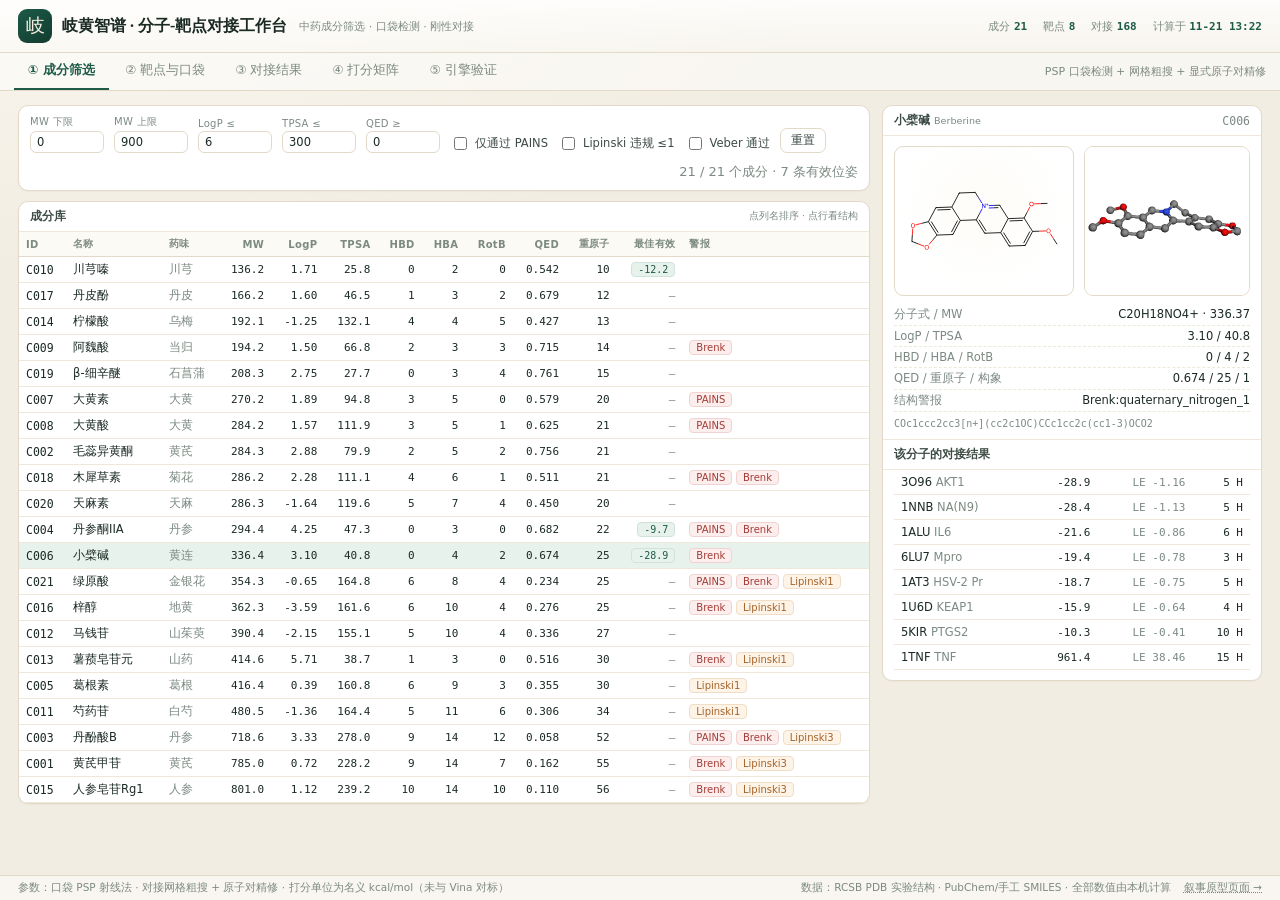
<file: index.html>
<!doctype html>
<html lang="zh-CN">
<head>
<meta charset="utf-8">
<meta name="viewport" content="width=device-width, initial-scale=1">
<title>岐黄智谱 · 分子-靶点对接工作台</title>
<link rel="stylesheet" href="assets/css/lab.css">
</head>
<body>

<header class="topbar">
  <div class="brand">
    <div class="seal">岐</div>
    <h1>岐黄智谱 · 分子-靶点对接工作台</h1>
    <span class="sub">中药成分筛选 · 口袋检测 · 刚性对接</span>
  </div>
  <div class="topmeta">
    <span>成分 <b id="mComp">—</b></span>
    <span>靶点 <b id="mTgt">—</b></span>
    <span>对接 <b id="mRun">—</b></span>
    <span>计算于 <b id="mDate">—</b></span>
  </div>
</header>

<nav>
  <button data-t="screen" class="on">① 成分筛选</button>
  <button data-t="targets">② 靶点与口袋</button>
  <button data-t="dock">③ 对接结果</button>
  <button data-t="matrix">④ 打分矩阵</button>
  <button data-t="valid">⑤ 引擎验证</button>
  <span class="right"><span id="navHint"></span></span>
</nav>

<main>
  <section class="view on" id="v-screen"></section>
  <section class="view" id="v-targets"></section>
  <section class="view" id="v-dock"></section>
  <section class="view" id="v-matrix"></section>
  <section class="view" id="v-valid"></section>
</main>

<footer>
  <span id="footL">参数：口袋 PSP 射线法 · 对接网格粗搜 + 原子对精修 · 打分单位为名义 kcal/mol（未与 Vina 对标）</span>
  <span id="footR">数据：RCSB PDB 实验结构 · PubChem/手工 SMILES · 全部数值由本机计算
    <a href="prototype.html" style="color:inherit;text-decoration:underline dotted;margin-left:10px">叙事原型页面 →</a></span>
</footer>

<script src="assets/vendor/3Dmol-min.js"></script>
<script src="js/lab-data.js"></script>
<script src="js/lab.js"></script>
</body>
</html>
</file>
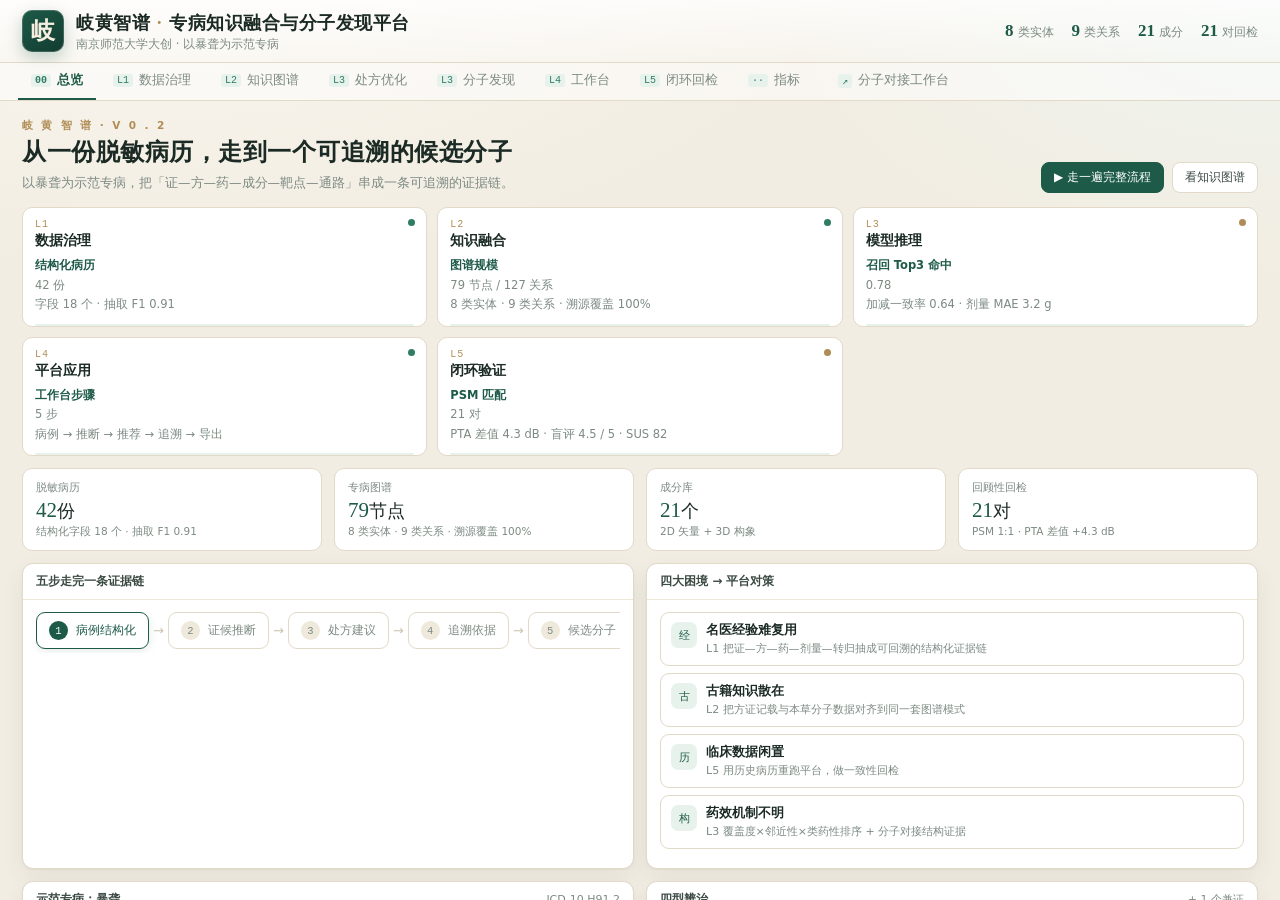
<file: prototype.html>
<!doctype html>
<html lang="zh-CN">
<head>
<meta charset="utf-8">
<meta name="viewport" content="width=device-width, initial-scale=1">
<title>岐黄智谱 · 专病知识融合与分子发现平台（原型）</title>
<link rel="stylesheet" href="assets/css/app.css">
</head>
<body>

<header class="topbar">
  <div class="brand">
    <div class="seal">岐</div>
    <div class="brand-text">
      <h1>岐黄智谱 <span class="sep">·</span> 专病知识融合与分子发现平台</h1>
      <p>南京师范大学大创 · 以暴聋为示范专病</p>
    </div>
  </div>
  <div class="topmeta">
    <div class="metric"><b>8</b><span>类实体</span></div>
    <div class="metric"><b>9</b><span>类关系</span></div>
    <div class="metric"><b>21</b><span>成分</span></div>
    <div class="metric"><b>21</b><span>对回检</span></div>
  </div>
</header>

<nav class="nav">
  <a href="#/overview" data-route="overview"><i>00</i>总览</a>
  <a href="#/emr" data-route="emr"><i>L1</i>数据治理</a>
  <a href="#/graph" data-route="graph"><i>L2</i>知识图谱</a>
  <a href="#/rx" data-route="rx"><i>L3</i>处方优化</a>
  <a href="#/mol" data-route="mol"><i>L3</i>分子发现</a>
  <a href="#/platform" data-route="platform"><i>L4</i>工作台</a>
  <a href="#/recheck" data-route="recheck"><i>L5</i>闭环回检</a>
  <a href="#/metrics" data-route="metrics"><i>··</i>指标</a>
  <a href="index.html" style="margin-left:8px"><i>↗</i>分子对接工作台</a>
  <span class="spacer"></span>
</nav>

<main>
  <div id="app" class="view on"></div>
</main>

<script src="assets/vendor/3Dmol-min.js"></script>
<script src="js/mols.js"></script>
<script src="js/data.js"></script>
<script src="js/ui.js"></script>
<script src="js/views.js"></script>
<script src="js/views2.js"></script>
<script src="js/app.js"></script>
</body>
</html>
</file>
<file: assets/css/lab.css>
/* 岐黄智谱 · 计算工作台样式（功能优先：少字、多表、多图） */
:root{
  --ink:#1b2a24; --ink-2:#3c4b44; --muted:#7c8a82;
  --paper:#f2ede2; --card:#fff;
  --green:#1d5a48; --green-2:#2f7d63; --green-soft:#e8f2ed;
  --gold:#b08d57; --warn:#a4632a; --red:#a63a35; --violet:#6f62a0;
  --line:#e2d9c8; --line-2:#efe8da;
  --serif:"Source Han Serif SC","Noto Serif SC","Songti SC","SimSun",serif;
  --sans:"PingFang SC","Microsoft YaHei","Noto Sans SC",system-ui,"Segoe UI",sans-serif;
  --mono:"JetBrains Mono","Cascadia Code",Consolas,monospace;
}
*{box-sizing:border-box}
html,body{height:100%}
body{margin:0;font-family:var(--sans);color:var(--ink);font-size:13px;
  background:radial-gradient(1200px 600px at 10% -10%,#fbf8f1 0,transparent 60%),var(--paper);
  display:grid;grid-template-rows:auto auto 1fr auto;height:100vh;overflow:hidden}
h1,h2,h3{margin:0;font-family:var(--serif)}
code,.mono{font-family:var(--mono);font-size:11.5px}
::-webkit-scrollbar{width:9px;height:9px}
::-webkit-scrollbar-thumb{background:#d8cfbe;border-radius:8px;border:2px solid transparent;background-clip:content-box}

.topbar{display:flex;align-items:center;gap:14px;padding:9px 18px;border-bottom:1px solid var(--line);
  background:linear-gradient(180deg,rgba(255,255,255,.85),rgba(255,255,255,.4))}
.seal{width:34px;height:34px;border-radius:9px;background:linear-gradient(145deg,var(--green),#123c30);
  color:#f6efe0;font-family:var(--serif);font-size:19px;display:grid;place-items:center;flex:0 0 34px}
.brand{display:flex;align-items:center;gap:10px;min-width:0}
.brand h1{font-size:16px;white-space:nowrap}
.brand .sub{font-size:11px;color:var(--muted);margin-left:2px}
.topmeta{margin-left:auto;display:flex;gap:16px;font-size:11px;color:var(--muted);flex:0 0 auto}
.topmeta b{color:var(--green);font-family:var(--mono)}

nav{display:flex;gap:2px;padding:0 14px;border-bottom:1px solid var(--line);background:rgba(255,255,255,.5)}
nav button{border:0;background:transparent;padding:9px 14px;font:inherit;font-size:12.5px;color:var(--muted);
  border-bottom:2px solid transparent;cursor:pointer}
nav button:hover{color:var(--green)}
nav button.on{color:var(--green);border-bottom-color:var(--green);font-weight:600}
nav .right{margin-left:auto;display:flex;align-items:center;gap:8px;font-size:11px;color:var(--muted)}

main{overflow:auto;padding:14px 18px 24px}
.view{display:none;max-width:1680px;margin:0 auto}
.view.on{display:block}
.row{display:flex;gap:12px;align-items:flex-start}
.card{background:var(--card);border:1px solid var(--line);border-radius:10px;box-shadow:0 1px 2px rgba(27,42,36,.04)}
.card-h{display:flex;align-items:center;justify-content:space-between;padding:7px 11px;border-bottom:1px solid var(--line-2);
  font-size:11.5px;font-weight:600;color:var(--ink-2)}
.card-h small{font-weight:400;color:var(--muted)}
.card-b{padding:10px 11px}

/* 控件 */
.filters{display:flex;flex-wrap:wrap;gap:10px;align-items:flex-end;padding:9px 11px}
.field{display:flex;flex-direction:column;gap:2px}
.field label{font-size:10px;color:var(--muted);letter-spacing:.3px}
.field input[type=number],.field select{border:1px solid var(--line);border-radius:6px;padding:3px 6px;font:inherit;
  font-size:11.5px;width:74px;background:#fff;color:var(--ink)}
.field select{width:auto;min-width:88px}
.check{display:flex;align-items:center;gap:5px;font-size:11.5px;color:var(--ink-2);cursor:pointer}
.chip{border:1px solid var(--line);background:#fff;border-radius:999px;padding:3px 10px;font-size:11.5px;
  cursor:pointer;color:var(--ink-2)}
.chip.on{background:var(--green);border-color:var(--green);color:#fff}
.btn{border:1px solid var(--line);background:#fff;border-radius:7px;padding:4px 10px;font:inherit;font-size:11.5px;
  color:var(--ink-2);cursor:pointer}
.btn:hover{border-color:var(--green-2);color:var(--green)}
.btn.primary{background:var(--green);border-color:var(--green);color:#fff}

/* 表格 */
table{width:100%;border-collapse:collapse;font-size:11.5px}
th{text-align:left;font-size:10px;letter-spacing:.3px;color:var(--muted);font-weight:600;padding:5px 7px;
  border-bottom:1px solid var(--line);background:#fcfaf5;white-space:nowrap;cursor:pointer;user-select:none}
th.nos{cursor:default}
td{padding:5px 7px;border-bottom:1px solid var(--line-2);vertical-align:middle}
tbody tr:hover{background:#fcfbf7}
tbody tr.sel{background:var(--green-soft)}
td.num{text-align:right;font-family:var(--mono);font-size:11px;white-space:nowrap}
th.num{text-align:right}
.tag{display:inline-block;font-size:10px;padding:1px 6px;border-radius:4px;border:1px solid var(--line);
  color:var(--ink-2);background:#fff;white-space:nowrap}
.tag.g{background:var(--green-soft);border-color:#cfe3da;color:var(--green)}
.tag.r{background:#fbeeed;border-color:#f0d3d0;color:var(--red)}
.tag.w{background:#fdf3e7;border-color:#f0ddc6;color:var(--warn)}
.tag.v{background:#f0edf7;border-color:#ded8ee;color:var(--violet)}
.bar{position:relative;height:6px;border-radius:3px;background:#efe9dc;overflow:hidden;min-width:44px}
.bar>i{position:absolute;inset:0 auto 0 0;background:linear-gradient(90deg,var(--green-2),var(--green));border-radius:3px}
.bar.neg>i{background:linear-gradient(90deg,#c98a4b,#a4632a)}
.bar div{position:absolute;left:0;top:0;bottom:0}

/* 3D 面板 */
.viewer{position:relative;background:radial-gradient(circle at 50% 40%,#fdfcf8,#fff 72%);
  border:1px solid var(--line);border-radius:9px;overflow:hidden}
.viewer .gl{position:absolute;inset:0}
.vtools{position:absolute;left:8px;bottom:8px;display:flex;gap:4px;z-index:3}
.vtools button{border:1px solid var(--line);background:rgba(255,255,255,.92);border-radius:5px;padding:2px 7px;
  font-size:10.5px;color:var(--ink-2);cursor:pointer}
.vtools button.on{background:var(--green-soft);border-color:#cfe3da;color:var(--green);font-weight:600}
.legend{position:absolute;right:8px;top:8px;z-index:3;background:rgba(255,255,255,.9);border:1px solid var(--line);
  border-radius:6px;padding:5px 8px;font-size:10px;color:var(--muted);line-height:1.7}
.legend i{display:inline-block;width:8px;height:8px;border-radius:2px;margin-right:4px}

.grid2{display:grid;grid-template-columns:minmax(0,1fr) 380px;gap:12px}
.grid3{display:grid;grid-template-columns:300px minmax(0,1fr) 360px;gap:12px}
.h220{height:220px}.h300{height:300px}.h420{height:420px}.h520{height:520px}
.scroll{overflow:auto}
.muted{color:var(--muted)}
.chips{display:flex;flex-wrap:wrap;gap:6px}
.kv{display:flex;justify-content:space-between;gap:8px;padding:3px 0;border-bottom:1px dashed var(--line-2);font-size:11.5px}
.kv .k{color:var(--muted)}
.metric{display:flex;align-items:baseline;gap:4px}
.metric b{font-family:var(--serif);font-size:18px;color:var(--green)}
.metric span{font-size:10.5px;color:var(--muted)}
.hm td{text-align:center;font-family:var(--mono);font-size:10.5px;padding:3px 4px;border:1px solid #fff}
.hm th{font-size:10px}
.hm td.z{background:#f6f2e9;color:#c3b9a6}
footer{display:flex;justify-content:space-between;gap:12px;padding:5px 18px;border-top:1px solid var(--line);
  font-size:10.5px;color:var(--muted);background:rgba(255,255,255,.55)}
</file>
<file: assets/css/app.css>
/* 岐黄智谱 · 平台原型样式（沿用分子 demo 的纸墨/青绿/赭金配色） */
:root{
  --ink:#1b2a24; --ink-2:#3c4b44; --muted:#7c8a82;
  --paper:#f2ede2; --card:#ffffff;
  --green:#1d5a48; --green-2:#2f7d63; --green-soft:#e8f2ed; --green-line:#cfe3da;
  --gold:#b08d57; --gold-soft:#f7f0e2;
  --warn:#a4632a; --warn-soft:#fdf3e7;
  --red:#a63a35; --red-soft:#fbeeed;
  --violet:#6f62a0; --violet-soft:#f0edf7;
  --line:#e2d9c8; --line-2:#efe8da;
  --shadow:0 1px 2px rgba(27,42,36,.05), 0 8px 24px rgba(27,42,36,.06);
  --serif:"Source Han Serif SC","Noto Serif SC","Songti SC","SimSun",serif;
  --sans:"PingFang SC","Microsoft YaHei","Noto Sans SC",system-ui,-apple-system,"Segoe UI",sans-serif;
  --mono:"JetBrains Mono","Cascadia Code",Consolas,"Courier New",monospace;
}
*{box-sizing:border-box}
html,body{height:100%}
body{
  margin:0;font-family:var(--sans);color:var(--ink);
  background:
    radial-gradient(1200px 600px at 12% -10%, #fbf8f1 0%, transparent 60%),
    radial-gradient(900px 500px at 100% 0%, #eef4ef 0%, transparent 55%),
    var(--paper);
  display:grid;grid-template-rows:auto auto 1fr auto;
  height:100vh;overflow:hidden;-webkit-font-smoothing:antialiased;
  font-size:13px;
}
h1,h2,h3,h4{margin:0;font-family:var(--serif);font-weight:700}
a{color:var(--green)}
code,.mono{font-family:var(--mono);font-size:11.5px}
::-webkit-scrollbar{width:9px;height:9px}
::-webkit-scrollbar-thumb{background:#d8cfbe;border-radius:8px;border:2px solid transparent;background-clip:content-box}

/* ---------- 顶栏 ---------- */
.topbar{display:flex;align-items:center;justify-content:space-between;gap:24px;padding:10px 22px;
  border-bottom:1px solid var(--line);background:linear-gradient(180deg,rgba(255,255,255,.8),rgba(255,255,255,.35));}
.brand{display:flex;align-items:center;gap:12px;min-width:0}
.seal{width:42px;height:42px;flex:0 0 42px;border-radius:10px;
  background:linear-gradient(145deg,var(--green),#123c30);color:#f6efe0;font-family:var(--serif);
  font-size:24px;font-weight:700;display:grid;place-items:center;
  box-shadow:inset 0 0 0 1px rgba(255,255,255,.18),0 6px 16px rgba(29,90,72,.25)}
.brand-text h1{margin:0;font-size:18px;letter-spacing:.5px;white-space:nowrap}
.brand-text h1 .sep{color:var(--gold);margin:0 2px}
.brand-text p{margin:2px 0 0;font-size:11.5px;color:var(--muted);white-space:nowrap;overflow:hidden;text-overflow:ellipsis}
.topmeta{display:flex;align-items:center;gap:18px;flex:0 0 auto}
.metric{display:flex;align-items:baseline;gap:4px}
.metric b{font-family:var(--serif);font-size:17px;color:var(--green)}
.metric span{font-size:11.5px;color:var(--muted)}

/* ---------- 导航 ---------- */
.nav{display:flex;align-items:center;gap:4px;padding:0 18px;border-bottom:1px solid var(--line);
  background:rgba(255,255,255,.55);overflow-x:auto;scrollbar-width:none}
.nav::-webkit-scrollbar{display:none}
.nav a{flex:0 0 auto;display:flex;align-items:center;gap:6px;padding:9px 13px;border-bottom:2px solid transparent;
  color:var(--muted);text-decoration:none;font-size:12.5px;white-space:nowrap;transition:.14s}
.nav a:hover{color:var(--green)}
.nav a.on{color:var(--green);border-bottom-color:var(--green);font-weight:600}
.nav a i{font-style:normal;font-family:var(--mono);font-size:10px;padding:1px 4px;border-radius:3px;
  background:var(--green-soft);color:var(--green-2)}
.nav .spacer{flex:1}
.nav .hint{font-size:11px;color:#a7b2ab}

/* ---------- 主体 ---------- */
main{overflow-y:auto;padding:18px 22px 30px;min-width:0}
.view{display:none;max-width:1560px;margin:0 auto}
.view.on{display:block;animation:fade .18s ease}
@keyframes fade{from{opacity:0;transform:translateY(3px)}to{opacity:1;transform:none}}

.page-head{display:flex;align-items:flex-end;justify-content:space-between;gap:16px;margin-bottom:14px}
.kicker{font-size:10.5px;letter-spacing:2.4px;color:var(--gold);font-weight:600;text-transform:uppercase}
.page-head h2{font-size:24px;margin:3px 0 5px;letter-spacing:.5px}
.page-head p{margin:0;font-size:12.5px;color:var(--muted);max-width:840px;line-height:1.6}
.page-head .right{display:flex;gap:8px;flex:0 0 auto}

/* ---------- 通用卡片 ---------- */
.card{background:var(--card);border:1px solid var(--line);border-radius:11px;box-shadow:var(--shadow)}
.card-pad{padding:13px 15px}
.card-h{display:flex;align-items:center;justify-content:space-between;gap:10px;padding:9px 13px;
  border-bottom:1px solid var(--line-2);font-size:12px;font-weight:600;color:var(--ink-2)}
.card-h small{font-weight:400;color:var(--muted);font-size:11px}
.card-b{padding:12px 13px}
.grid{display:grid;gap:12px}
.g2{grid-template-columns:repeat(2,minmax(0,1fr))}
.g3{grid-template-columns:repeat(3,minmax(0,1fr))}
.g4{grid-template-columns:repeat(4,minmax(0,1fr))}
.g5{grid-template-columns:repeat(5,minmax(0,1fr))}
.split{display:grid;grid-template-columns:minmax(0,1fr) minmax(0,1fr);gap:12px}
.split-l{display:grid;grid-template-columns:340px minmax(0,1fr);gap:12px}
.split-r{display:grid;grid-template-columns:minmax(0,1fr) 380px;gap:12px}

/* ---------- 标签 / 徽章 ---------- */
.tag{display:inline-flex;align-items:center;gap:4px;font-size:11px;color:var(--ink-2);background:#fff;
  border:1px solid var(--line);padding:2px 7px;border-radius:5px;white-space:nowrap}
.tag.g{background:var(--green-soft);border-color:var(--green-line);color:var(--green)}
.tag.w{background:var(--warn-soft);border-color:#f0ddc6;color:var(--warn)}
.tag.r{background:var(--red-soft);border-color:#f0d3d0;color:var(--red)}
.tag.v{background:var(--violet-soft);border-color:#ded8ee;color:var(--violet)}
.tag.gold{background:var(--gold-soft);border-color:#ecdfc4;color:#8a6a35}
.badge{display:inline-grid;place-items:center;width:18px;height:18px;border-radius:4px;font-size:10.5px;
  font-weight:700;font-family:var(--mono)}
.badge.A{background:#1d5a48;color:#fff}
.badge.B{background:#2f7d63;color:#fff}
.badge.C{background:#c08a3e;color:#fff}
.badge.D{background:#a46a5f;color:#fff}
.chips{display:flex;gap:6px;flex-wrap:wrap}
.chip{flex:0 0 auto;border:1px solid var(--line);background:#fff;color:var(--ink-2);
  padding:4px 11px;border-radius:999px;font-size:12px;cursor:pointer;transition:.14s;font-family:inherit}
.chip:hover{border-color:var(--green-2);color:var(--green)}
.chip.on{background:var(--green);border-color:var(--green);color:#fff;box-shadow:0 2px 8px rgba(29,90,72,.2)}
.chip .n{opacity:.6;margin-left:4px;font-size:10.5px}

/* ---------- 按钮 ---------- */
.btn{border:1px solid var(--line);background:#fff;border-radius:8px;padding:6px 12px;font:inherit;
  font-size:12px;color:var(--ink-2);cursor:pointer;transition:.14s;display:inline-flex;align-items:center;gap:6px}
.btn:hover{border-color:var(--green-2);color:var(--green)}
.btn.primary{background:var(--green);border-color:var(--green);color:#fff}
.btn.primary:hover{background:var(--green-2);color:#fff}
.btn.sm{padding:3px 8px;font-size:11px}
.btn:disabled{opacity:.45;cursor:not-allowed}

/* ---------- 表格 ---------- */
table.t{width:100%;border-collapse:collapse;font-size:12px}
table.t th{text-align:left;font-weight:600;color:var(--muted);font-size:10.5px;letter-spacing:.4px;
  padding:6px 8px;border-bottom:1px solid var(--line);white-space:nowrap;background:#fcfaf5}
table.t td{padding:7px 8px;border-bottom:1px solid var(--line-2);vertical-align:middle}
table.t tr:last-child td{border-bottom:0}
table.t tbody tr:hover{background:#fcfbf7}
table.t td.num{font-family:var(--mono);font-size:11.5px;text-align:right;white-space:nowrap}
table.t td.c{text-align:center}
table.t tr.on{background:var(--green-soft)}
table.t tr.on td{color:var(--green)}

/* ---------- 条形 / 进度 ---------- */
.bar{position:relative;height:7px;border-radius:4px;background:#efe9dc;overflow:hidden;min-width:52px}
.bar>i{position:absolute;inset:0 auto 0 0;border-radius:4px;background:linear-gradient(90deg,var(--green-2),var(--green))}
.bar.gold>i{background:linear-gradient(90deg,#d8b578,var(--gold))}
.bar.violet>i{background:linear-gradient(90deg,#9a8fc0,var(--violet))}
.rowbar{display:flex;align-items:center;gap:8px}
.rowbar .v{font-family:var(--mono);font-size:11px;color:var(--ink-2);flex:0 0 42px;text-align:right}

/* ---------- 步骤条 ---------- */
.steps{display:flex;align-items:center;gap:0;flex-wrap:wrap}
.step{display:flex;align-items:center;gap:8px;padding:8px 12px;border:1px solid var(--line);border-radius:9px;
  background:#fff;font-size:12px;color:var(--muted);cursor:pointer;transition:.14s;white-space:nowrap}
.step .no{width:19px;height:19px;border-radius:50%;background:#efe9dc;color:var(--muted);display:grid;place-items:center;
  font-size:10.5px;font-family:var(--mono)}
.step.on{border-color:var(--green);color:var(--green);box-shadow:0 2px 10px rgba(29,90,72,.12)}
.step.on .no{background:var(--green);color:#fff}
.step.done .no{background:var(--green-2);color:#fff}
.step-arrow{color:#cdc3b2;padding:0 4px}

/* ---------- 病例原文 / 高亮 ---------- */
.raw{font-size:12.5px;line-height:2;color:var(--ink-2);padding:12px 14px;background:#fff;
  border:1px solid var(--line);border-radius:10px;white-space:pre-wrap}
.raw mark{background:#fbeec9;color:var(--ink);padding:1px 2px;border-radius:3px;box-shadow:inset 0 -2px 0 #e8cf94}
.field{display:flex;align-items:flex-start;gap:8px;padding:7px 9px;border:1px solid var(--line-2);border-radius:8px;
  background:#fff;cursor:pointer;transition:.14s;margin-bottom:6px}
.field:hover{border-color:var(--green-line);background:#fcfdfb}
.field.on{border-color:var(--green);background:var(--green-soft);box-shadow:0 0 0 2px rgba(47,125,99,.08)}
.field .k{flex:0 0 62px;font-size:11px;color:var(--muted);padding-top:1px}
.field .v{flex:1;font-size:12.5px;min-width:0}
.field .c{flex:0 0 auto;font-family:var(--mono);font-size:10.5px;color:var(--green);background:var(--green-soft);
  padding:1px 5px;border-radius:4px}

/* ---------- 图谱 ---------- */
.graph-wrap{position:relative;background:
    radial-gradient(circle at 50% 40%,#fdfcf8 0%,#fff 72%);
  border:1px solid var(--line);border-radius:11px;overflow:auto;box-shadow:var(--shadow)}
.graph-wrap svg{display:block}
.gnode{cursor:pointer}
.gnode circle{stroke:#fff;stroke-width:1.6;transition:.12s}
.gnode text{font-size:10px;fill:var(--ink-2);pointer-events:none}
.gnode.r-syndrome circle{fill:#c08a3e}
.gnode.r-formula circle{fill:#1d5a48}
.gnode.r-herb circle{fill:#2f7d63}
.gnode.r-compound circle{fill:#b5703a}
.gnode.r-target circle{fill:#6f62a0}
.gnode.r-pathway circle{fill:#8c7f5f}
.gnode.r-disease circle{fill:#8f2f2f}
.gnode.r-symptom circle{fill:#7f9a8f}
.gnode.dim{opacity:.18}
.gnode.hl circle{stroke:#1b2a24;stroke-width:2.4}
.gnode:hover circle{stroke:var(--green)}
.gedge{stroke:#cfc6b6;stroke-width:1;fill:none}
.gedge.dim{opacity:.08}
.gedge.hl{stroke:var(--green);stroke-width:2}
.gcol-label{font-size:10.5px;fill:var(--muted);letter-spacing:1px}

/* ---------- 抽屉 ---------- */
.drawer{position:fixed;top:0;right:0;height:100%;width:430px;max-width:92vw;background:#fff;border-left:1px solid var(--line);
  box-shadow:-14px 0 40px rgba(27,42,36,.12);transform:translateX(102%);transition:transform .22s ease;z-index:60;
  display:flex;flex-direction:column}
.drawer.on{transform:none}
.drawer-h{display:flex;align-items:flex-start;justify-content:space-between;gap:10px;padding:14px 16px;
  border-bottom:1px solid var(--line-2)}
.drawer-b{overflow-y:auto;padding:14px 16px;flex:1}
.drawer-x{border:0;background:transparent;font-size:18px;color:var(--muted);cursor:pointer;line-height:1;padding:2px 4px}
.quote{font-family:var(--serif);font-size:13.5px;line-height:1.9;color:var(--ink);padding:10px 12px;
  background:#fcfaf4;border-left:3px solid var(--gold);border-radius:0 8px 8px 0;margin:8px 0}
.meta-row{display:flex;justify-content:space-between;gap:10px;padding:5px 0;border-bottom:1px dashed var(--line-2);font-size:11.5px}
.meta-row .k{color:var(--muted)}
.meta-row .v{text-align:right;color:var(--ink-2);max-width:65%}

/* ---------- 分子 ---------- */
.molgrid{display:grid;grid-template-columns:300px minmax(0,1fr);gap:12px}
.molist{max-height:640px;overflow-y:auto;padding:6px}
.molitem{display:flex;gap:9px;align-items:center;padding:6px 8px;border-radius:8px;cursor:pointer;
  border:1px solid transparent;border-left:3px solid transparent}
.molitem:hover{background:#fcfbf7;border-color:var(--line-2)}
.molitem.on{background:#fff;border-color:var(--line);border-left-color:var(--green);box-shadow:var(--shadow)}
.molitem img{width:38px;height:38px;object-fit:contain;background:#fff;border:1px solid var(--line-2);border-radius:6px;padding:1px}
.molitem .nm{font-size:12.5px;font-weight:600}
.molitem .en{font-size:10.5px;color:var(--muted)}
.viewers{display:grid;grid-template-columns:1fr 1fr;gap:10px}
.vpanel{background:#fff;border:1px solid var(--line);border-radius:10px;overflow:hidden;display:flex;flex-direction:column}
.vhead{display:flex;justify-content:space-between;align-items:center;padding:6px 10px;border-bottom:1px solid var(--line-2);
  font-size:11.5px;font-weight:600;color:var(--ink-2)}
.vhead .src{font-weight:400;color:var(--muted);font-size:10.5px}
.vbody{height:250px;display:grid;place-items:center;padding:6px;position:relative;
  background:radial-gradient(circle at 50% 45%,#fcfbf7 0%,#fff 70%)}
.vbody img{max-width:100%;max-height:100%;object-fit:contain}
.vtools{display:flex;gap:5px;padding:5px 8px;border-top:1px solid var(--line-2);background:#fcfbf8}
.vtools button{border:1px solid var(--line);background:#fff;border-radius:5px;padding:2px 8px;font-size:11px;
  color:var(--ink-2);cursor:pointer}
.vtools button:hover{border-color:var(--green-2);color:var(--green)}
.vtools button.on{background:var(--green-soft);border-color:var(--green-line);color:var(--green)}
.propgrid{display:grid;grid-template-columns:repeat(4,minmax(0,1fr));gap:8px}
.prop{background:#fff;border:1px solid var(--line);border-radius:8px;padding:7px 9px}
.prop .k{font-size:10px;color:var(--muted);letter-spacing:.3px}
.prop .v{font-family:var(--serif);font-size:15px;margin-top:2px}
.prop .v small{font-family:var(--sans);font-size:10px;color:var(--muted);margin-left:2px}

/* 证据卡 */
.evidence{display:flex;gap:9px;padding:9px 10px;border:1px solid var(--line);border-radius:9px;background:#fff;
  margin-bottom:7px;cursor:pointer;transition:.14s}
.evidence:hover{border-color:var(--green-line);background:#fcfdfb}
.evidence .ico{flex:0 0 26px;height:26px;border-radius:7px;display:grid;place-items:center;font-size:11px;
  font-family:var(--mono);background:var(--green-soft);color:var(--green)}
.evidence .tt{flex:1;min-width:0}
.evidence .t1{font-size:12.5px;font-weight:600;margin-bottom:2px}
.evidence .t2{font-size:11px;color:var(--muted);white-space:nowrap;overflow:hidden;text-overflow:ellipsis}
.evidence .rt{flex:0 0 auto;display:flex;flex-direction:column;align-items:flex-end;gap:3px}

/* 时间线 */
.timeline{position:relative;padding-left:18px}
.timeline:before{content:"";position:absolute;left:5px;top:4px;bottom:4px;width:1px;background:var(--line)}
.tl{position:relative;margin-bottom:12px}
.tl:before{content:"";position:absolute;left:-17px;top:4px;width:9px;height:9px;border-radius:50%;
  background:#fff;border:2px solid var(--green-2)}
.tl.now:before{background:var(--green);border-color:var(--green);box-shadow:0 0 0 3px rgba(29,90,72,.15)}
.tl .d{font-family:var(--mono);font-size:10.5px;color:var(--gold);letter-spacing:.4px}
.tl .t{font-size:12.5px;font-weight:600;margin:1px 0 2px}
.tl .n{font-size:11.5px;color:var(--muted);line-height:1.6}

/* 森林图 / 图表 */
.chart{width:100%;overflow:visible}
.chart text{font-size:10px;fill:var(--muted)}
.chart .axis{stroke:var(--line);stroke-width:1}
.chart .ref{stroke:#bdb2a0;stroke-dasharray:3 3}
.legend{display:flex;gap:14px;flex-wrap:wrap;font-size:11px;color:var(--muted);margin-top:6px}
.legend i{display:inline-block;width:9px;height:9px;border-radius:2px;margin-right:4px}

/* 提示条 */
.note{display:flex;gap:8px;font-size:11.5px;color:var(--warn);background:var(--warn-soft);border:1px solid #f0ddc6;
  border-radius:8px;padding:8px 11px;line-height:1.6}
.note.info{color:var(--green);background:var(--green-soft);border-color:var(--green-line)}
.note.danger{color:var(--red);background:var(--red-soft);border-color:#f0d3d0}
.note b{font-weight:700}

/* 页脚 */
.foot{display:flex;align-items:center;justify-content:space-between;gap:14px;flex-wrap:wrap;padding:6px 22px;
  border-top:1px solid var(--line);font-size:10.5px;color:var(--muted);background:rgba(255,255,255,.5)}
.foot .warn{color:#96744b}

/* 大数字 */
.big{font-family:var(--serif);font-size:26px;line-height:1.1;color:var(--green)}
.big small{font-family:var(--sans);font-size:11px;color:var(--muted);margin-left:3px}
.kpi{background:#fff;border:1px solid var(--line);border-radius:10px;padding:11px 13px;position:relative;overflow:hidden}
.kpi .lb{font-size:11px;color:var(--muted);display:flex;align-items:center;gap:5px}
.kpi .vv{font-family:var(--serif);font-size:21px;margin-top:3px;color:var(--ink)}
.kpi .vv em{font-style:normal;color:var(--green)}
.kpi .sb{font-size:10.5px;color:var(--muted);margin-top:2px}
.kpi .st{position:absolute;top:9px;right:10px;font-size:10px;font-family:var(--mono);color:var(--green-2)}

/* 竖向分栏卡片 */
.layers{display:grid;grid-template-columns:repeat(5,minmax(0,1fr));gap:10px}
.layer{background:#fff;border:1px solid var(--line);border-radius:10px;padding:11px 12px;position:relative;
  cursor:pointer;transition:.14s}
.layer:hover{border-color:var(--green-line);box-shadow:var(--shadow);transform:translateY(-1px)}
.layer .ln{font-family:var(--mono);font-size:10px;color:var(--gold);letter-spacing:1px}
.layer h4{font-size:14px;margin:2px 0 6px}
.layer .kv{font-size:11.5px;color:var(--muted);line-height:1.7}
.layer .dot{position:absolute;top:11px;right:11px;width:7px;height:7px;border-radius:50%;background:var(--green-2)}
.layer .dot.wip{background:var(--gold)}
.layer:after{content:"";position:absolute;left:12px;right:12px;bottom:0;height:2px;background:var(--green-soft);border-radius:2px}

@media (max-width:1400px){.g5{grid-template-columns:repeat(3,minmax(0,1fr))}.layers{grid-template-columns:repeat(3,minmax(0,1fr))}}
@media (max-width:1100px){
  .g3,.g4{grid-template-columns:repeat(2,minmax(0,1fr))}
  .split,.split-l,.split-r,.molgrid{grid-template-columns:minmax(0,1fr)}
  .viewers{grid-template-columns:1fr}
  .topmeta{display:none}
}
</file>
